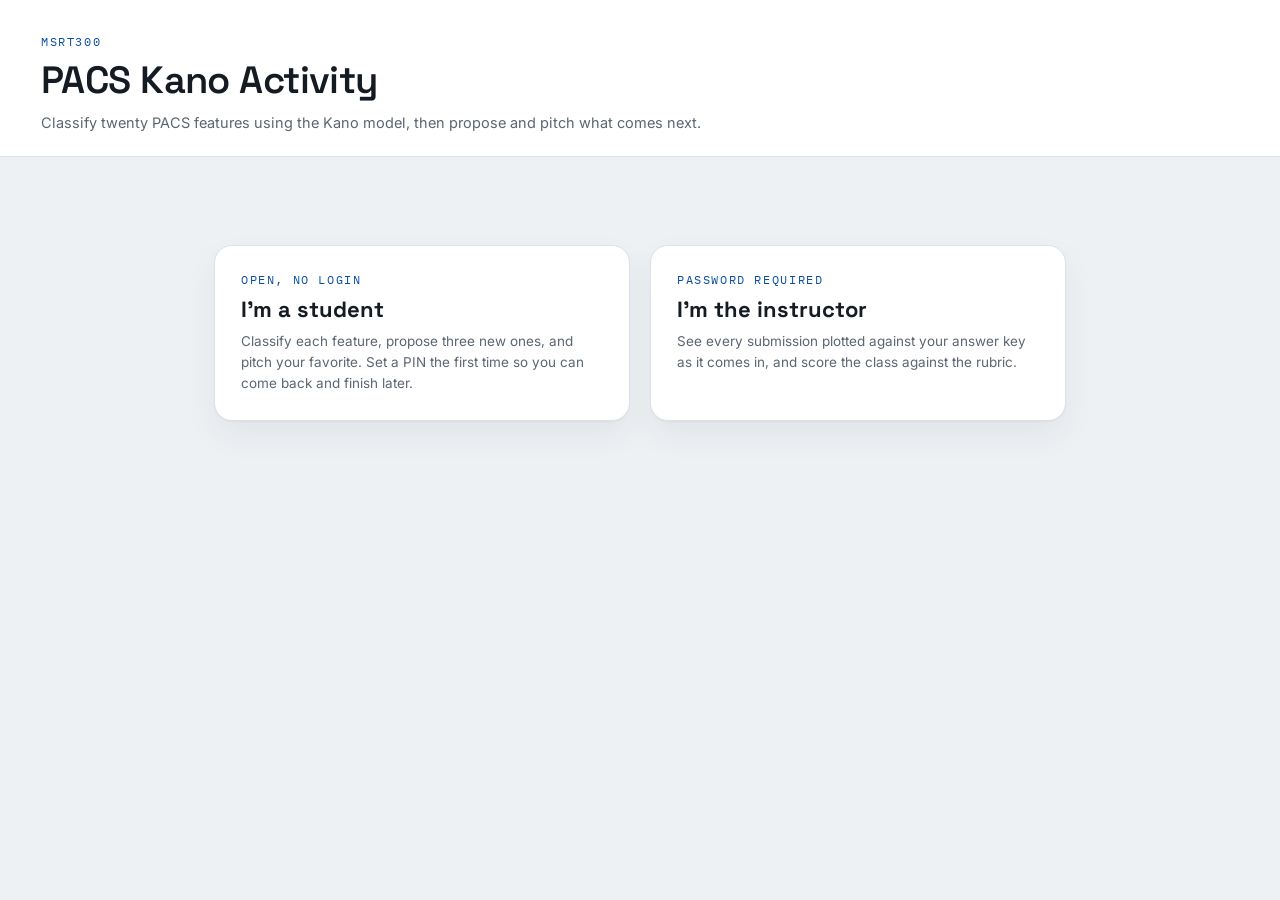
<file: index.html>
<!DOCTYPE html>
<html lang="en">
<head>
<meta charset="utf-8"><meta name="viewport" content="width=device-width,initial-scale=1">
<title>MSRT300: PACS Kano Activity</title>
<link rel="preconnect" href="https://fonts.googleapis.com">
<link rel="preconnect" href="https://fonts.gstatic.com" crossorigin>
<link href="https://fonts.googleapis.com/css2?family=Space+Grotesk:wght@500;600;700&family=Inter:wght@400;500;600;700&family=IBM+Plex+Mono:wght@500;600&display=swap" rel="stylesheet">
<link rel="stylesheet" href="assets/style.css">
</head>
<body>
<header>
  <div class="title-block">
    <span class="eyebrow">MSRT300</span>
    <h1>PACS Kano Activity</h1>
    <div class="muted">Classify twenty PACS features using the Kano model, then propose and pitch what comes next.</div>
  </div>
</header>
<div class="landing-wrap">
  <div class="role-grid">
    <a class="role-card" href="student.html">
      <span class="eyebrow">Open, no login</span>
      <h2>I'm a student</h2>
      <p>Classify each feature, propose three new ones, and pitch your favorite. Set a PIN the first time so you can come back and finish later.</p>
    </a>
    <a class="role-card" href="instructor.html">
      <span class="eyebrow">Password required</span>
      <h2>I'm the instructor</h2>
      <p>See every submission plotted against your answer key as it comes in, and score the class against the rubric.</p>
    </a>
  </div>
</div>
</body>
</html>
</file>
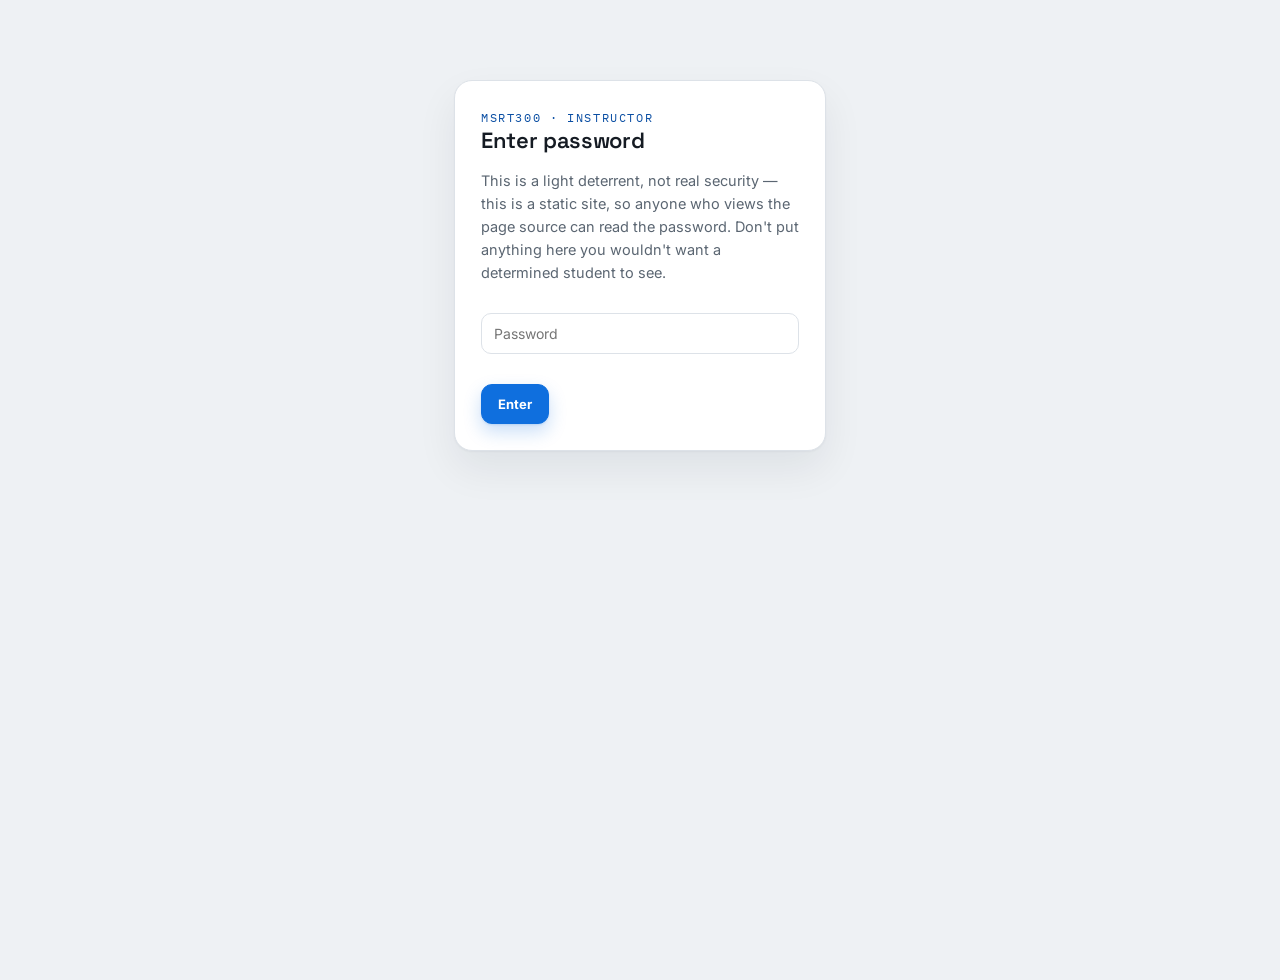
<file: instructor.html>
<!DOCTYPE html>
<html lang="en">
<head>
<meta charset="utf-8"><meta name="viewport" content="width=device-width,initial-scale=1">
<title>MSRT300: PACS Kano — Instructor</title>
<link rel="preconnect" href="https://fonts.googleapis.com">
<link rel="preconnect" href="https://fonts.gstatic.com" crossorigin>
<link href="https://fonts.googleapis.com/css2?family=Space+Grotesk:wght@500;600;700&family=Inter:wght@400;500;600;700&family=IBM+Plex+Mono:wght@500;600&display=swap" rel="stylesheet">
<link rel="stylesheet" href="assets/style.css">
</head>
<body>

<div class="gate-wrap" id="gateWrap">
  <div class="card gate-card">
    <span class="eyebrow">MSRT300 · Instructor</span>
    <h1 style="font-size:22px">Enter password</h1>
    <p class="muted">This is a light deterrent, not real security — this is a static site, so anyone who views the page source can read the password. Don't put anything here you wouldn't want a determined student to see.</p>
    <input type="password" id="pwInput" placeholder="Password">
    <div class="gate-error" id="pwError"></div>
    <button class="primary" id="pwSubmit">Enter</button>
  </div>
</div>

<div id="app" style="display:none">
<div class="warn-strip">Instructor view. Keep this tab out of any screen share.</div>
<header>
  <div class="title-block">
    <span class="eyebrow">MSRT300 · Instructor Console</span>
    <h1>PACS Kano Comparator</h1>
    <div class="muted">Student submissions load automatically from the response sheet, draft or submitted. Mark one as the instructor's answer to use it as the comparison reference — shared with anyone else who opens this page.</div>
  </div>
  <div class="toolbar">
    <span class="muted" id="syncStatus" style="font-family:var(--mono);font-size:11px"></span>
    <button id="refreshBtn">Refresh now</button>
    <a href="index.html"><button type="button">Back</button></a>
  </div>
</header>
<div class="tabbar">
  <button class="tabbtn active" id="tabComparator">Comparator</button>
  <button class="tabbtn" id="tabGrading">Grading</button>
  <button class="tabbtn" id="tabDanger">Danger zone</button>
</div>

<main class="console" id="comparatorView">
<section class="card side">
  <b class="h">Responses</b>
  <div class="ref-picker">
    <label for="referenceSelect">Mark as the instructor's answer</label>
    <select id="referenceSelect"><option value="">None</option></select>
  </div>
  <div id="people"></div>
  <hr>
  <b class="h">Questions</b>
  <div class="empty" style="padding:2px 2px 6px">Click a question to isolate every response on the graph.</div>
  <div id="questions"></div>
</section>

<section class="card graph" id="wrap">
  <div class="graph-frame">
    <svg id="chart" viewBox="0 0 900 650">
      <defs>
        <pattern id="grid" width="30" height="30" patternUnits="userSpaceOnUse">
          <path d="M30 0 L0 0 0 30" fill="none" stroke="#eef1f4" stroke-width="1"/>
        </pattern>
        <filter id="lift" x="-40%" y="-40%" width="180%" height="180%">
          <feDropShadow dx="0" dy="1.5" stdDeviation="2" flood-color="#1a2430" flood-opacity=".22"/>
        </filter>
      </defs>
      <rect x="0" y="0" width="900" height="650" fill="#fdfefe"/>
      <rect x="0" y="0" width="900" height="650" fill="url(#grid)"/>
      <g font-family="IBM Plex Mono" fill="#aab4bf" font-size="11" letter-spacing=".04em">
        <text x="24" y="30">COHORT COMPARATOR</text>
        <text x="24" y="46" fill="#c3cbd3">Y AXIS: SATISFACTION</text>
        <text x="876" y="30" text-anchor="end">X AXIS: EXECUTION QUALITY</text>
        <text x="876" y="46" text-anchor="end" fill="#c3cbd3" id="readoutCount">RESPONDENTS 0</text>
        <text x="24" y="628" fill="#c3cbd3">SCALE: NORMALIZED</text>
        <text x="876" y="628" text-anchor="end" fill="#c3cbd3">KANO MODEL, 1984</text>
      </g>
      <g stroke="#c7ced6" stroke-width="1.4">
        <line x1="120" y1="345" x2="815" y2="345"/>
        <line x1="460" y1="96" x2="460" y2="605"/>
      </g>
      <g fill="#c7ced6">
        <path d="M815 345 l-11 -5.5 v11 z"/>
        <path d="M460 96 l-5.5 11 h11 z"/>
      </g>
      <g fill="none" stroke-linecap="round">
        <path d="M150 345 C 340 344, 610 300, 782 118" stroke="#fdfefe" stroke-width="9"/>
        <path d="M175 560 L 770 140" stroke="#fdfefe" stroke-width="9"/>
        <path d="M195 585 C 300 430, 415 362, 782 350" stroke="#fdfefe" stroke-width="9"/>
        <path d="M150 352 L 782 352" stroke="#fdfefe" stroke-width="8"/>
      </g>
      <g fill="none" stroke-linecap="round" filter="url(#lift)">
        <path d="M150 345 C 340 344, 610 300, 782 118" stroke="var(--attractive)" stroke-width="4"/>
        <path d="M175 560 L 770 140" stroke="var(--performance)" stroke-width="4"/>
        <path d="M195 585 C 300 430, 415 362, 782 350" stroke="var(--mustbe)" stroke-width="4"/>
        <path d="M150 352 L 782 352" stroke="var(--indifferent)" stroke-width="3" stroke-dasharray="1 7"/>
      </g>
      <g font-family="Space Grotesk" font-weight="600" fill="#3a4552">
        <g class="axis-hint" data-tip="Top of the vertical axis. The feature exceeds what the user expected.">
          <text x="440" y="80" font-size="14" text-anchor="middle" letter-spacing=".02em">DELIGHTED</text>
        </g>
        <g class="axis-hint" data-tip="Bottom of the vertical axis. The user is frustrated or unhappy.">
          <text x="440" y="632" font-size="14" text-anchor="middle" letter-spacing=".02em">DISSATISFIED</text>
        </g>
        <g class="axis-hint" data-tip="Left end of the horizontal axis. The feature is missing, broken, or poorly executed.">
          <text x="112" y="330" font-size="12.5" text-anchor="end" fill="#8b95a1">POORLY DONE</text>
        </g>
        <g class="axis-hint" data-tip="Right end of the horizontal axis. The feature is fully present and well executed.">
          <text x="823" y="330" font-size="12.5" fill="#8b95a1">WELL DONE</text>
        </g>
      </g>
      <g id="markers"></g>
    </svg>
    <div id="tooltip" class="tooltip"><button class="tt-close" id="ttClose" title="Close">&times;</button><div id="ttBody"></div></div>
  </div>
  <div class="answer-panel" id="answerPanel" style="display:none">
    <div class="ap-head"><b id="apTitle"></b><button id="apClose">Show all</button></div>
    <div id="apList"></div>
  </div>
  <div class="kano-key">
    <div class="key-item"><div class="row"><i style="background:var(--attractive)"></i><b>Attractive</b></div><p>Unexpected when present, not missed when absent.</p></div>
    <div class="key-item"><div class="row"><i style="background:var(--performance)"></i><b>Performance</b></div><p>Satisfaction rises the better this is executed.</p></div>
    <div class="key-item"><div class="row"><i style="background:var(--mustbe)"></i><b>Must-Be</b></div><p>Expected by default, its absence causes real frustration.</p></div>
    <div class="key-item"><div class="row"><i style="background:var(--indifferent)"></i><b>Indifferent</b></div><p>Users notice little change either way.</p></div>
  </div>
  <div class="exec-key">
    <b>Marker size = execution quality</b>
    <span class="swatch"><i style="width:13px;height:13px"></i>Poorly done</span>
    <span class="swatch"><i style="width:17px;height:17px"></i>Adequate</span>
    <span class="swatch"><i style="width:21px;height:21px"></i>Well done</span>
    <span class="swatch"><i style="width:17px;height:17px;border:2px solid var(--accent);background:none"></i>Ring = instructor's answer</span>
  </div>
</section>
</main>

<main class="grading" id="gradingView" style="display:none">
  <section class="card roster"><b>Students</b><div id="gradingRoster"></div></section>
  <section class="card panel" id="gradingPanel"><div class="empty">Select a student to begin scoring.</div></section>
</main>
<section class="card summary" id="gradingSummaryWrap" style="display:none">
  <div class="toolbar" style="justify-content:space-between;margin-bottom:12px">
    <b class="h" style="margin:0">Summary</b>
    <button id="exportCsv">Download grades, CSV</button>
  </div>
  <div id="summaryTable"></div>
</section>

<main style="display:none;max-width:820px;margin:0 auto;padding:20px 24px" id="dangerView">
  <section class="card danger-card">
    <h2>Clear all responses</h2>
    <p class="muted">Permanently deletes every student submission from the response sheet. Do this after grades are finalized to stop retaining student answers. This cannot be undone.</p>
    <div class="toolbar">
      <input type="text" id="confirmDelete" placeholder="Type DELETE to confirm" style="border:1px solid var(--line);border-radius:10px;padding:9px 11px">
      <button class="danger" id="clearAllBtn">Clear all responses</button>
    </div>
    <div class="muted" id="dangerMsg" style="margin-top:8px"></div>
  </section>
  <section class="card danger-card" style="margin-top:16px">
    <h2>Clear grades in this browser</h2>
    <p class="muted">Grades are saved only in this browser (via the CSV export, not the response sheet). This clears them from here.</p>
    <button class="danger" id="clearGradesBtn">Clear local grades</button>
  </section>
  <section class="card" style="margin-top:16px;padding:18px">
    <b class="h" style="font-family:var(--disp);font-size:14px">Removing grading entirely</b>
    <p class="muted">To remove the grading feature from the site altogether once you're done with it, delete the "Grading" tab button and its two <code>&lt;section&gt;</code> blocks from <code>instructor.html</code>, and remove <code>renderGradingRoster()</code> / <code>renderGradingPanel()</code> calls from the script — then redeploy.</p>
  </section>
</main>

</div>

<script src="assets/config.js"></script>
<script src="assets/data.js"></script>
<script>
/* ---------- state ----------
   Declared before the password-gate IIFE below: on an already-unlocked
   session (e.g. a reload), that IIFE calls boot() synchronously, and
   boot() touches `grades` immediately -- if these `let`s hadn't run yet,
   that access would throw (temporal dead zone) instead of initializing. */
let responses = [];       // real student submissions only, draft or submitted
let groundTruthIndex = -1;
let instructorName = '';  // whichever response is marked as the instructor's; server-persisted, falls back to localStorage when no backend
let focus = null, pinned = false;
let grades = {};
let gradingActive = null;
let refreshTimer = null;

/* ---------- password gate ---------- */
(function(){
  const unlocked = sessionStorage.getItem('pacskano_instructor_unlocked') === '1';
  if(unlocked){
    document.getElementById('gateWrap').style.display='none';
    document.getElementById('app').style.display='block';
    // Deferred, not called inline: on an already-unlocked reload this IIFE
    // runs before the rest of the script's top-level `let`s below have
    // executed. Calling boot() straight away would touch those bindings
    // while still in their temporal dead zone. setTimeout lets the current
    // script finish first, same as the state-declaration-order fix above.
    setTimeout(boot, 0);
    return;
  }
  document.getElementById('pwSubmit').onclick = tryUnlock;
  document.getElementById('pwInput').addEventListener('keydown', e => { if(e.key==='Enter') tryUnlock(); });
  function tryUnlock(){
    const v = document.getElementById('pwInput').value;
    if(v === INSTRUCTOR_PASSWORD){
      sessionStorage.setItem('pacskano_instructor_unlocked','1');
      document.getElementById('gateWrap').style.display='none';
      document.getElementById('app').style.display='block';
      boot();
    } else {
      document.getElementById('pwError').textContent = 'Incorrect password.';
    }
  }
})();

function backendConfigured(){
  return typeof APPS_SCRIPT_URL === 'string' && APPS_SCRIPT_URL.indexOf('http') === 0;
}

async function boot(){
  grades = JSON.parse(localStorage.getItem('pacskano_grades') || '{}');
  await refreshResponses();
  refreshTimer = setInterval(refreshResponses, 20000);
  wireStaticHandlers();
}

async function refreshResponses(){
  const statusEl = document.getElementById('syncStatus');
  if(!backendConfigured()){
    statusEl.textContent = 'Backend not configured — see README';
    responses = [];
    instructorName = localStorage.getItem('pacskano_instructor_name') || '';
    render();
    return;
  }
  statusEl.textContent = 'Syncing…';
  try{
    const res = await fetch(APPS_SCRIPT_URL + '?action=list', {cache:'no-store'});
    const data = await res.json();
    responses = (data && data.ok && Array.isArray(data.responses)) ? data.responses : [];
    // Older deployments of Code.gs won't send instructorName yet -- fall back
    // to whatever was locally set until Code.gs is redeployed with this field.
    instructorName = (data && typeof data.instructorName === 'string') ? data.instructorName : (localStorage.getItem('pacskano_instructor_name') || '');
    statusEl.textContent = 'Synced ' + new Date().toLocaleTimeString();
  }catch(err){
    statusEl.textContent = 'Sync failed — showing last loaded data';
  }
  render();
}

async function setInstructor(name){
  instructorName = name;
  if(backendConfigured()){
    try{
      const body = JSON.stringify({action:'setInstructor', password: INSTRUCTOR_PASSWORD, name});
      const res = await fetch(APPS_SCRIPT_URL, {method:'POST', headers:{'Content-Type':'text/plain;charset=utf-8'}, body});
      const r = await res.json();
      if(!r || !r.ok){
        // Most likely an old Code.gs deployment that doesn't know this action yet.
        // Keep it working locally rather than silently losing the selection.
        if(name) localStorage.setItem('pacskano_instructor_name', name); else localStorage.removeItem('pacskano_instructor_name');
      }
    }catch(err){
      if(name) localStorage.setItem('pacskano_instructor_name', name); else localStorage.removeItem('pacskano_instructor_name');
    }
  } else {
    if(name) localStorage.setItem('pacskano_instructor_name', name); else localStorage.removeItem('pacskano_instructor_name');
  }
  render();
}

async function deleteResponse(name){
  if(!confirm('Permanently remove "' + name + '"’s response? This cannot be undone.')) return;
  if(!backendConfigured()){ alert('Backend not configured — nothing to delete.'); return; }
  try{
    const body = JSON.stringify({action:'deleteResponse', password: INSTRUCTOR_PASSWORD, name});
    const res = await fetch(APPS_SCRIPT_URL, {method:'POST', headers:{'Content-Type':'text/plain;charset=utf-8'}, body});
    const r = await res.json();
    if(r && r.ok) refreshResponses();
    else alert('Could not delete that response' + (r && r.error === 'unknown_action' ? ' — redeploy the latest Code.gs first.' : '.'));
  }catch(err){
    alert('Could not reach the backend.');
  }
}

document.getElementById('refreshBtn').onclick = refreshResponses;
document.getElementById('referenceSelect').onchange = e => setInstructor(e.target.value);

/* ---------- tabs ---------- */
function showTab(name){
  document.getElementById('comparatorView').style.display = name==='comparator' ? 'grid' : 'none';
  document.getElementById('gradingView').style.display = name==='grading' ? 'grid' : 'none';
  document.getElementById('gradingSummaryWrap').style.display = name==='grading' ? 'block' : 'none';
  document.getElementById('dangerView').style.display = name==='danger' ? 'block' : 'none';
  ['tabComparator','tabGrading','tabDanger'].forEach(id => document.getElementById(id).classList.remove('active'));
  document.getElementById('tab'+name[0].toUpperCase()+name.slice(1)).classList.add('active');
  if(name==='grading'){ renderGradingRoster(); renderGradingPanel(); renderGradingSummary(); }
}
function wireStaticHandlers(){
  document.getElementById('tabComparator').onclick = () => showTab('comparator');
  document.getElementById('tabGrading').onclick = () => showTab('grading');
  document.getElementById('tabDanger').onclick = () => showTab('danger');
}

/* ---------- comparator (graph) ---------- */
function render(){
  groundTruthIndex = instructorName ? responses.findIndex(r => r.name === instructorName) : -1;

  const refSel = document.getElementById('referenceSelect');
  refSel.innerHTML = '<option value="">None</option>' + responses.map(r => `<option value="${r.name}">${r.name}</option>`).join('');
  refSel.value = responses.some(r => r.name === instructorName) ? instructorName : '';

  const ppl = document.getElementById('people');
  if(!responses.length){
    ppl.innerHTML = '<div class="empty">No responses yet.</div>';
  } else {
    ppl.innerHTML = '';
    responses.forEach((r,i) => {
      const isGT = i === groundTruthIndex;
      const row = document.createElement('div');
      row.className = 'person' + (isGT ? ' gt' : '');
      const classified = (r.answers||[]).filter(Boolean).length;
      const statusTag = r.status ? ` · ${r.status}` : '';
      row.innerHTML = `<div class="prow"><span><b>${r.name}</b>${isGT?'<span class="gtbadge">Instructor</span>':''}</span><button type="button" class="rm-btn" data-name="${r.name}" title="Remove this response">Remove</button></div><small>${classified} / ${FEATURES.length} classified${statusTag}</small>`;
      ppl.appendChild(row);
    });
    ppl.querySelectorAll('.rm-btn').forEach(b => { b.onclick = e => { e.stopPropagation(); deleteResponse(b.dataset.name); }; });
  }
  document.getElementById('readoutCount').textContent = 'RESPONDENTS ' + responses.length;
  computePositions();
  const m = document.getElementById('markers'); m.innerHTML = '';
  responses.forEach((r,pi) => (r.answers||[]).forEach((cat,fi) => {
    if(!cat) return;
    const exec = r.executions ? r.executions[fi] : null;
    const p = posGrid[pi][fi];
    const isGT = pi === groundTruthIndex;
    const g = document.createElementNS('http://www.w3.org/2000/svg','g'); g.classList.add('marker'); g.dataset.feature = fi;
    const ring = isGT ? `<circle cx="${p.x}" cy="${p.y}" r="${p.r+5}" fill="none" stroke="var(--accent)" stroke-width="2"/>` : '';
    // leader line first so the marker circle renders on top of it -- ties
    // the marker back to its exact point on the reference curve, which
    // matters most right where two curves visually converge (e.g. Must-Be
    // done well vs. Indifferent).
    g.innerHTML = `${ring}<line class="leader" x1="${p.anchorX}" y1="${p.anchorY}" x2="${p.x}" y2="${p.y}" stroke="${COLORS[cat]}"/><circle class="mkr" cx="${p.x}" cy="${p.y}" r="${p.r}" fill="${tint(COLORS[cat],pi)}" stroke="#fdfefe" stroke-width="1.6"/><text x="${p.x}" y="${p.y+3.2}" text-anchor="middle" font-family="IBM Plex Mono" font-size="9" font-weight="600" fill="${tintAlpha(pi)<.35?'#fff':'#151b23'}">${fi+1}</text>`;
    g.onmouseenter = e => showTip(e,r.name,FEATURES[fi],cat,exec);
    g.onmouseleave = () => hideTip();
    g.onclick = e => { e.stopPropagation(); selectFeature(fi); if(focus===fi){ showTip(e,r.name,FEATURES[fi],cat,exec); pinned=true; document.getElementById('tooltip').classList.add('pinned'); } };
    m.appendChild(g);
  }));
  renderQuestions();
  if(focus!==null){ applyFocus(focus); renderAnswerPanel(focus); }
}
let posGrid = [];
function computePositions(){
  posGrid = responses.map(()=>[]);
  const items = [];
  responses.forEach((r,pi) => (r.answers||[]).forEach((cat,fi) => {
    if(!cat){ posGrid[pi][fi] = null; return; }
    const exec = r.executions ? r.executions[fi] : null;
    const base = point(cat,fi,pi,exec);
    const isGT = pi === groundTruthIndex;
    const item = {x:base.x, y:base.y, r:(EXEC_RADIUS[exec]||8.5)+(isGT?2:0), pi, fi, anchorX:base.anchorX, anchorY:base.anchorY};
    items.push(item); posGrid[pi][fi] = item;
  }));
  resolveCollisions(items,4,0.4); // bias spread to be mostly horizontal, along each category's own lane
}
function showTip(e,name,feature,cat,exec){
  if(pinned) return;
  const t = document.getElementById('tooltip'), w = document.getElementById('wrap').getBoundingClientRect();
  document.getElementById('ttBody').innerHTML = `<b>${name}</b><br>${feature}<br><span class="cat" style="color:${cat==='Performance'?'#e3b04f':'#8fc2f0'}">${cat}${exec?' · '+exec:''}</span>`;
  t.style.left = (e.clientX-w.left)+'px'; t.style.top = (e.clientY-w.top)+'px'; t.classList.add('show');
}
function hideTip(force){ if(pinned && !force) return; const t=document.getElementById('tooltip'); t.classList.remove('show','pinned'); }
document.getElementById('ttClose').onclick = e => { e.stopPropagation(); pinned=false; hideTip(true); focus=null; clearFocus(); hideAnswerPanel(); };
function applyFocus(fi){ document.querySelectorAll('.marker').forEach(m => { const same = +m.dataset.feature===fi; m.classList.toggle('dim',!same); m.classList.toggle('focus',same); }); }
function clearFocus(){ document.querySelectorAll('.marker').forEach(m => m.classList.remove('dim','focus')); }
function selectFeature(fi){
  if(focus===fi){ focus=null; clearFocus(); pinned=false; hideTip(true); hideAnswerPanel(); return; }
  focus=fi; pinned=false; hideTip(true); applyFocus(fi); renderAnswerPanel(fi); renderQuestions();
}
function hideAnswerPanel(){ document.getElementById('answerPanel').style.display='none'; renderQuestions(); }
function renderAnswerPanel(fi){
  const panel = document.getElementById('answerPanel');
  document.getElementById('apTitle').textContent = (fi+1)+'. '+FEATURES[fi];
  const list = document.getElementById('apList'); list.innerHTML = '';
  responses.forEach((r,pi) => {
    const cat = r.answers[fi]; const exec = r.executions ? r.executions[fi] : null; const isGT = pi===groundTruthIndex;
    const row = document.createElement('div'); row.className = 'ap-row';
    row.innerHTML = `<span class="dot" style="background:${cat?COLORS[cat]:'#c7ced6'}"></span><b>${r.name}</b>${isGT?'<span class="tag-gt">Instructor</span>':''}<span class="cat" style="color:${cat?COLORS[cat]:'#8b95a1'}">${cat||'Not answered'}</span><span class="exec">${exec||''}</span>`;
    list.appendChild(row);
  });
  panel.style.display = 'block';
}
function renderQuestions(){
  const box = document.getElementById('questions'); box.innerHTML = '';
  FEATURES.forEach((f,fi) => {
    const vals = responses.map(r => r.answers[fi]).filter(Boolean);
    const u = new Set(vals).size;
    const d = document.createElement('div'); d.className = 'featureCard' + (focus===fi ? ' active' : '');
    const answeredTag = responses.length ? `<div class="tag">${vals.length} / ${responses.length} answered${u>1?' · '+u+' placements':''}</div>` : '';
    d.innerHTML = `<b>${fi+1}. ${f}</b><p>${DESCRIPTIONS[fi]}</p>${answeredTag}`;
    d.onclick = () => selectFeature(fi);
    box.appendChild(d);
  });
}
document.getElementById('wrap').addEventListener('click', () => { focus=null; clearFocus(); pinned=false; hideTip(true); hideAnswerPanel(); });
document.getElementById('apClose').onclick = () => { focus=null; clearFocus(); pinned=false; hideTip(true); hideAnswerPanel(); };
const tipEl = document.getElementById('tooltip'), wrapEl = document.getElementById('wrap');
document.querySelectorAll('.axis-hint').forEach(el => {
  el.addEventListener('mouseenter', e => { if(el.dataset.tip && !pinned){ document.getElementById('ttBody').textContent = el.dataset.tip; tipEl.classList.add('show'); positionTip(e); } });
  el.addEventListener('mousemove', e => { if(el.dataset.tip && !pinned) positionTip(e); });
  el.addEventListener('mouseleave', () => { if(!pinned) tipEl.classList.remove('show'); });
});
function positionTip(e){ const r = wrapEl.getBoundingClientRect(); tipEl.style.left=(e.clientX-r.left)+'px'; tipEl.style.top=(e.clientY-r.top)+'px'; }

/* ---------- grading ---------- */
function gradingRoster(){ return responses.filter((r,i) => i !== groundTruthIndex); }
const MAX_TOTAL = CRITERIA.length * 4;
function totalFor(name){
  const g = grades[name]; if(!g) return null;
  let sum=0, count=0;
  CRITERIA.forEach(c => { if(g[c.key]!=null){ sum+=g[c.key]; count++; } });
  return count ? sum : null;
}
function saveGrades(){ localStorage.setItem('pacskano_grades', JSON.stringify(grades)); }
function renderGradingRoster(){
  const list = gradingRoster(); const wrap = document.getElementById('gradingRoster');
  if(!list.length){ wrap.innerHTML = '<div class="empty">No responses yet.</div>'; return; }
  wrap.innerHTML = '';
  list.forEach(r => {
    const t = totalFor(r.name);
    const row = document.createElement('div'); row.className = 'rrow' + (gradingActive===r.name ? ' active' : '');
    row.innerHTML = `<b>${r.name}</b><small>${t==null?'Not started':t+' / '+MAX_TOTAL}</small>`;
    row.onclick = () => { gradingActive = r.name; renderGradingRoster(); renderGradingPanel(); };
    wrap.appendChild(row);
  });
}
function renderGradingPanel(){
  const panel = document.getElementById('gradingPanel');
  if(!gradingActive){ panel.innerHTML = '<div class="empty">Select a student to begin scoring.</div>'; return; }
  const r = responses.find(x => x.name === gradingActive);
  if(!grades[gradingActive]) grades[gradingActive] = {comment:''};
  const g = grades[gradingActive];
  const t = totalFor(gradingActive);
  let html = `<h2>${gradingActive}</h2><div class="total">Total: ${t==null?'Not started':t+' / '+MAX_TOTAL}</div>`;
  html += renderSubmissionView(r);
  CRITERIA.forEach(c => {
    html += `<div class="crit"><b class="critname">${c.name}</b><div class="scorebtns" data-key="${c.key}">`;
    [4,3,2,1].forEach(lvl => {
      const has = c.levels[lvl] != null; const sel = g[c.key]===lvl;
      html += `<button class="sbtn${sel?' sel':''}" data-key="${c.key}" data-lvl="${lvl}"${has?'':' disabled'}>${lvl}</button>`;
    });
    html += `</div><div class="critdesc" id="desc-${c.key}">${g[c.key]!=null && c.levels[g[c.key]] ? c.levels[g[c.key]] : 'Select a score to see the rubric description.'}</div></div>`;
  });
  html += `<div class="crit"><b class="critname">Notes, optional</b><textarea class="notesbox" id="noteBox" placeholder="Any notes for this student">${g.comment||''}</textarea></div>`;
  panel.innerHTML = html;
  panel.querySelectorAll('.sbtn').forEach(b => {
    b.onclick = () => { const key=b.dataset.key, lvl=parseInt(b.dataset.lvl,10); g[key] = (g[key]===lvl)?null:lvl; saveGrades(); renderGradingPanel(); renderGradingRoster(); renderGradingSummary(); };
  });
  const noteBox = document.getElementById('noteBox');
  noteBox.oninput = () => { g.comment = noteBox.value; saveGrades(); };
}
function renderSubmissionView(r){
  if(!r) return '';
  if(!r.justification) return '';
  return `<div class="submission-view"><h3>Overall justification</h3><div class="feat">${r.justification}</div></div>`;
}
function renderGradingSummary(){
  const wrap = document.getElementById('summaryTable'); const list = gradingRoster();
  if(!list.length){ wrap.innerHTML = '<div class="empty">No responses loaded.</div>'; return; }
  let html = '<table><thead><tr><th>Student</th>' + CRITERIA.map(c=>`<th>${c.name}</th>`).join('') + '<th>Total</th></tr></thead><tbody>';
  list.forEach(r => {
    const g = grades[r.name] || {}; const t = totalFor(r.name);
    html += `<tr><td>${r.name}</td>`;
    CRITERIA.forEach(c => { html += `<td class="num">${g[c.key]!=null?g[c.key]:'Pending'}</td>`; });
    html += `<td class="num">${t==null?'Pending':t+' / '+MAX_TOTAL}</td></tr>`;
  });
  html += '</tbody></table>'; wrap.innerHTML = html;
}
document.getElementById('exportCsv').onclick = () => {
  const list = gradingRoster();
  let csv = 'Student,' + CRITERIA.map(c=>c.name).join(',') + ',Total,Notes\n';
  list.forEach(r => {
    const g = grades[r.name] || {}; const t = totalFor(r.name);
    const row = [r.name];
    CRITERIA.forEach(c => row.push(g[c.key]!=null?g[c.key]:''));
    row.push(t==null?'':t);
    row.push('"'+((g.comment||'').replace(/"/g,'""'))+'"');
    csv += row.join(',')+'\n';
  });
  const blob = new Blob([csv],{type:'text/csv'});
  const a = document.createElement('a'); a.href = URL.createObjectURL(blob); a.download = 'PACS_Kano_Grades.csv'; a.click();
  setTimeout(() => URL.revokeObjectURL(a.href), 1000);
};

/* ---------- danger zone ---------- */
document.getElementById('clearAllBtn').onclick = async () => {
  const msg = document.getElementById('dangerMsg');
  if(document.getElementById('confirmDelete').value !== 'DELETE'){ msg.textContent = 'Type DELETE in the box first.'; return; }
  if(!backendConfigured()){ msg.textContent = 'Backend not configured — nothing to clear.'; return; }
  msg.textContent = 'Clearing…';
  try{
    const body = JSON.stringify({action:'clearAll', password: INSTRUCTOR_PASSWORD});
    const res = await fetch(APPS_SCRIPT_URL, {method:'POST', headers:{'Content-Type':'text/plain;charset=utf-8'}, body});
    const r = await res.json();
    msg.textContent = r && r.ok ? 'All responses cleared.' : 'Could not clear responses.';
    if(r && r.ok) refreshResponses();
  }catch(err){ msg.textContent = 'Could not reach the backend.'; }
};
document.getElementById('clearGradesBtn').onclick = () => {
  grades = {}; localStorage.removeItem('pacskano_grades');
  renderGradingRoster(); renderGradingPanel(); renderGradingSummary();
  document.getElementById('dangerMsg').textContent = 'Local grades cleared.';
};
</script>
</body>
</html>
</file>
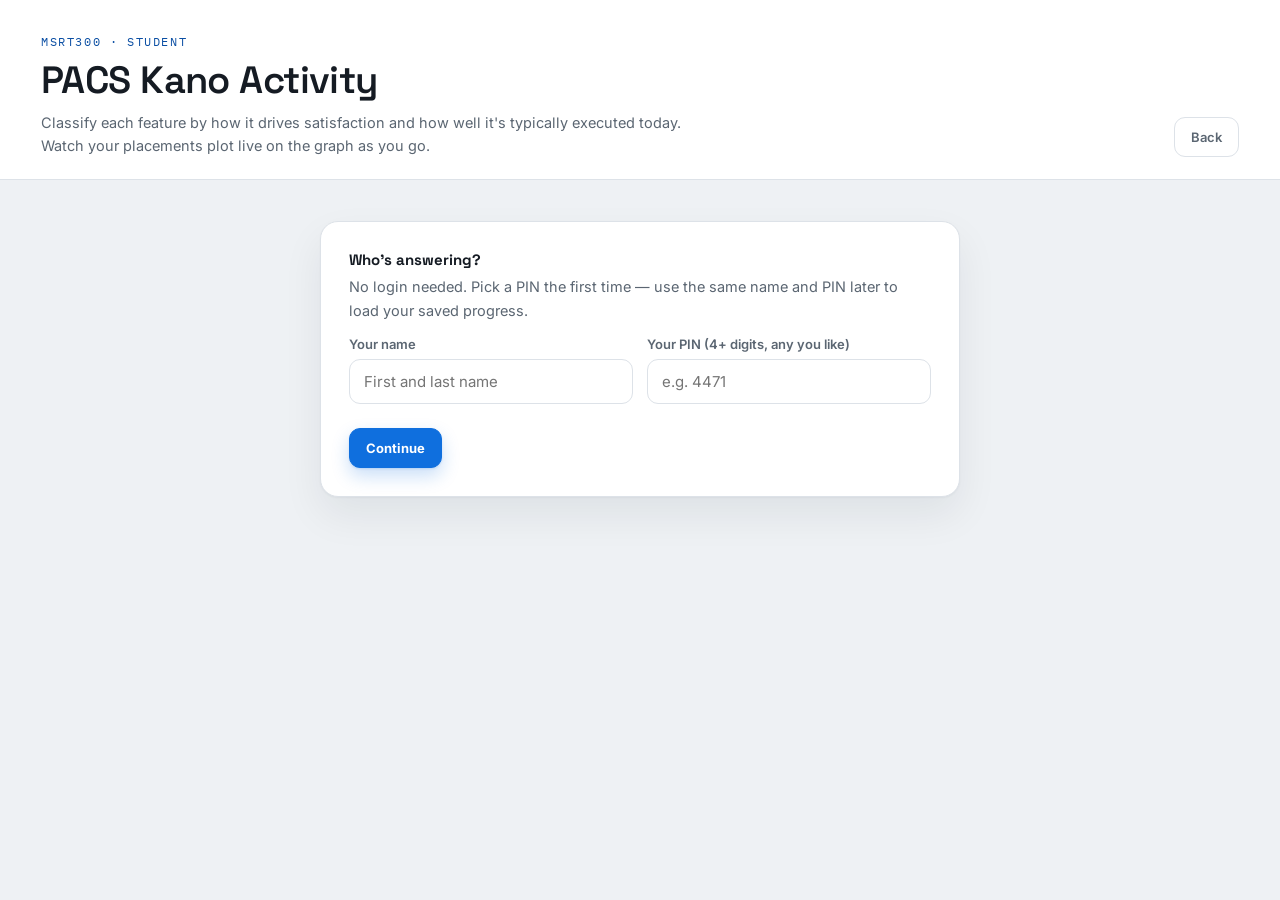
<file: student.html>
<!DOCTYPE html>
<html lang="en">
<head>
<meta charset="utf-8"><meta name="viewport" content="width=device-width,initial-scale=1">
<title>MSRT300: PACS Kano — Student</title>
<link rel="preconnect" href="https://fonts.googleapis.com">
<link rel="preconnect" href="https://fonts.gstatic.com" crossorigin>
<link href="https://fonts.googleapis.com/css2?family=Space+Grotesk:wght@500;600;700&family=Inter:wght@400;500;600;700&family=IBM+Plex+Mono:wght@500;600&display=swap" rel="stylesheet">
<link rel="stylesheet" href="assets/style.css">
</head>
<body>
<header>
  <div class="title-block">
    <span class="eyebrow">MSRT300 · Student</span>
    <h1>PACS Kano Activity</h1>
    <div class="muted">Classify each feature by how it drives satisfaction and how well it's typically executed today. Watch your placements plot live on the graph as you go.</div>
  </div>
  <div class="toolbar"><a href="index.html"><button type="button">Back</button></a></div>
</header>

<main class="student">

  <section class="card idcard" id="idCard">
    <b class="h" style="font-family:var(--disp);font-size:15px">Who's answering?</b>
    <p class="muted" style="margin:6px 0 14px">No login needed. Pick a PIN the first time — use the same name and PIN later to load your saved progress.</p>
    <div class="idrow">
      <label>Your name<input id="nameInput" type="text" autocomplete="name" placeholder="First and last name"></label>
      <label>Your PIN (4+ digits, any you like)<input id="pinInput" type="text" inputmode="numeric" placeholder="e.g. 4471"></label>
    </div>
    <div class="gate-error" id="idError"></div>
    <div class="toolbar" style="margin-top:8px">
      <button class="primary" id="continueBtn">Continue</button>
      <span class="muted" id="idStatus"></span>
    </div>
  </section>

  <div id="formArea" style="display:none">
    <section class="card section" id="whoBar" style="padding:14px 20px;display:flex;justify-content:space-between;align-items:center;flex-wrap:wrap;gap:10px">
      <div><b id="whoName" style="font-family:var(--disp)"></b> <span class="status-pill draft" id="whoStatus">draft</span></div>
      <button type="button" id="switchBtn">Not you? Switch name/PIN</button>
    </section>

    <section class="card section">
      <h2>Classify each feature</h2>
      <div class="progress" id="progressText">0 / 20 classified</div>

      <div class="kano-grid">
        <div class="graph" id="wrap">
          <div class="graph-frame">
            <svg id="chart" viewBox="0 0 900 650">
              <defs>
                <pattern id="grid" width="30" height="30" patternUnits="userSpaceOnUse">
                  <path d="M30 0 L0 0 0 30" fill="none" stroke="#eef1f4" stroke-width="1"/>
                </pattern>
                <filter id="lift" x="-40%" y="-40%" width="180%" height="180%">
                  <feDropShadow dx="0" dy="1.5" stdDeviation="2" flood-color="#1a2430" flood-opacity=".22"/>
                </filter>
              </defs>
              <rect x="0" y="0" width="900" height="650" fill="#fdfefe"/>
              <rect x="0" y="0" width="900" height="650" fill="url(#grid)"/>
              <g font-family="IBM Plex Mono" fill="#aab4bf" font-size="11" letter-spacing=".04em">
                <text x="24" y="30">YOUR PLACEMENTS</text>
                <text x="24" y="46" fill="#c3cbd3">Y AXIS: SATISFACTION</text>
                <text x="876" y="30" text-anchor="end">X AXIS: EXECUTION QUALITY</text>
                <text x="876" y="46" text-anchor="end" fill="#c3cbd3" id="markerCount">MARKERS 0 / 20</text>
                <text x="24" y="628" fill="#c3cbd3">SCALE: NORMALIZED</text>
                <text x="876" y="628" text-anchor="end" fill="#c3cbd3">KANO MODEL, 1984</text>
              </g>
              <g stroke="#c7ced6" stroke-width="1.4">
                <line x1="120" y1="345" x2="815" y2="345"/>
                <line x1="460" y1="96" x2="460" y2="605"/>
              </g>
              <g fill="#c7ced6">
                <path d="M815 345 l-11 -5.5 v11 z"/>
                <path d="M460 96 l-5.5 11 h11 z"/>
              </g>
              <g fill="none" stroke-linecap="round">
                <path d="M150 345 C 340 344, 610 300, 782 118" stroke="#fdfefe" stroke-width="9"/>
                <path d="M175 560 L 770 140" stroke="#fdfefe" stroke-width="9"/>
                <path d="M195 585 C 300 430, 415 362, 782 350" stroke="#fdfefe" stroke-width="9"/>
                <path d="M150 352 L 782 352" stroke="#fdfefe" stroke-width="8"/>
              </g>
              <g fill="none" stroke-linecap="round" filter="url(#lift)">
                <path d="M150 345 C 340 344, 610 300, 782 118" stroke="var(--attractive)" stroke-width="4"/>
                <path d="M175 560 L 770 140" stroke="var(--performance)" stroke-width="4"/>
                <path d="M195 585 C 300 430, 415 362, 782 350" stroke="var(--mustbe)" stroke-width="4"/>
                <path d="M150 352 L 782 352" stroke="var(--indifferent)" stroke-width="3" stroke-dasharray="1 7"/>
              </g>
              <g font-family="Space Grotesk" font-weight="600" fill="#3a4552">
                <g class="axis-hint" data-tip="Top of the vertical axis. The feature exceeds what you expected.">
                  <text x="440" y="80" font-size="14" text-anchor="middle" letter-spacing=".02em">DELIGHTED</text>
                </g>
                <g class="axis-hint" data-tip="Bottom of the vertical axis. Not having this, or having it done badly, would be frustrating.">
                  <text x="440" y="632" font-size="14" text-anchor="middle" letter-spacing=".02em">DISSATISFIED</text>
                </g>
                <g class="axis-hint" data-tip="Left end of the horizontal axis. The feature is missing, broken, or poorly executed.">
                  <text x="112" y="330" font-size="12.5" text-anchor="end" fill="#8b95a1">POORLY DONE</text>
                </g>
                <g class="axis-hint" data-tip="Right end of the horizontal axis. The feature is fully present and well executed.">
                  <text x="823" y="330" font-size="12.5" fill="#8b95a1">WELL DONE</text>
                </g>
              </g>
              <g id="markers"></g>
            </svg>
          </div>
          <div class="kano-key">
            <div class="key-item"><div class="row"><i style="background:var(--attractive)"></i><b>Attractive</b></div><p>Unexpected when present, not missed when absent.</p></div>
            <div class="key-item"><div class="row"><i style="background:var(--performance)"></i><b>Performance</b></div><p>Satisfaction rises the better this is executed.</p></div>
            <div class="key-item"><div class="row"><i style="background:var(--mustbe)"></i><b>Must-Be</b></div><p>Expected by default, its absence causes real frustration.</p></div>
            <div class="key-item"><div class="row"><i style="background:var(--indifferent)"></i><b>Indifferent</b></div><p>Users notice little change either way.</p></div>
          </div>
          <div class="exec-key">
            <b>Marker size = execution quality</b>
            <span class="swatch"><i style="width:13px;height:13px"></i>Poorly done</span>
            <span class="swatch"><i style="width:17px;height:17px"></i>Adequate</span>
            <span class="swatch"><i style="width:21px;height:21px"></i>Well done</span>
          </div>
        </div>

        <div class="side" id="featureListWrap">
          <div id="featureList"></div>
        </div>
      </div>

      <div id="hoverTip" class="tooltip fixed"></div>
    </section>

    <section class="card section">
      <h2>Overall justification <span class="muted" style="font-weight:400">(optional)</span></h2>
      <textarea id="justificationText" placeholder="Anything you want to explain about your classifications above?"></textarea>
    </section>

    <div class="savebar">
      <span class="msg" id="saveMsg"></span>
      <div class="toolbar">
        <button id="saveBtn">Save progress</button>
        <button class="primary" id="submitBtn">Submit final answer</button>
      </div>
    </div>
  </div>
</main>

<script src="assets/config.js"></script>
<script src="assets/data.js"></script>
<script>
let state = null; // {name, pin, status, timestamp, answers[], executions[], justification}
let usingLocalFallback = false;

function blankState(name, pin){
  return {
    name, pin, status:'draft', timestamp:null,
    answers: FEATURES.map(()=>null),
    executions: FEATURES.map(()=>null),
    justification: ''
  };
}

function backendConfigured(){
  return typeof APPS_SCRIPT_URL === 'string' && APPS_SCRIPT_URL.indexOf('http') === 0;
}

async function apiPost(action, payload){
  const body = JSON.stringify(Object.assign({action}, payload));
  if(!backendConfigured()) throw new Error('not_configured');
  const res = await fetch(APPS_SCRIPT_URL, {method:'POST', headers:{'Content-Type':'text/plain;charset=utf-8'}, body});
  return await res.json();
}

function localKey(name, pin){ return 'pacskano_'+name.trim().toLowerCase()+'_'+pin.trim(); }

async function loadRecord(name, pin){
  if(backendConfigured()){
    try{
      const r = await apiPost('load', {name, pin});
      return r; // {ok:true, exists:bool, data} or {ok:false, error}
    }catch(err){
      // fall through to local fallback below
    }
  }
  usingLocalFallback = true;
  const raw = localStorage.getItem(localKey(name, pin));
  if(raw) return {ok:true, exists:true, data:JSON.parse(raw)};
  // check if this name is used locally under a different pin
  const otherKeyPrefix = 'pacskano_'+name.trim().toLowerCase()+'_';
  for(let i=0;i<localStorage.length;i++){
    const k = localStorage.key(i);
    if(k.indexOf(otherKeyPrefix)===0 && k!==localKey(name,pin)) return {ok:false, error:'pin_mismatch'};
  }
  return {ok:true, exists:false};
}

async function saveRecord(st){
  if(backendConfigured() && !usingLocalFallback){
    try{
      const r = await apiPost('save', {name:st.name, pin:st.pin, status:st.status, data:st});
      return r;
    }catch(err){
      usingLocalFallback = true;
    }
  }
  localStorage.setItem(localKey(st.name, st.pin), JSON.stringify(st));
  return {ok:true, local:true};
}

document.getElementById('continueBtn').onclick = async () => {
  const name = document.getElementById('nameInput').value.trim();
  const pin = document.getElementById('pinInput').value.trim();
  const errEl = document.getElementById('idError');
  errEl.textContent = '';
  if(!name){ errEl.textContent = 'Enter your name.'; return; }
  if(pin.length < 4){ errEl.textContent = 'PIN needs to be at least 4 digits.'; return; }
  document.getElementById('idStatus').textContent = 'Checking…';
  const r = await loadRecord(name, pin);
  document.getElementById('idStatus').textContent = '';
  if(!r.ok){
    if(r.error === 'pin_mismatch') errEl.textContent = 'That name is already saved under a different PIN. Use your original PIN, or use a slightly different name if this is your first time.';
    else errEl.textContent = 'Could not check saved progress. Try again.';
    return;
  }
  state = r.exists ? Object.assign(blankState(name,pin), r.data, {name, pin}) : blankState(name, pin);
  openForm(r.exists);
};

function openForm(loaded){
  document.getElementById('idCard').style.display = 'none';
  document.getElementById('formArea').style.display = 'block';
  document.getElementById('whoName').textContent = state.name;
  setStatusPill(state.status);
  document.getElementById('saveMsg').textContent = loaded ? 'Loaded your saved progress.' : 'Starting fresh — nothing saved yet.';
  if(usingLocalFallback) document.getElementById('saveMsg').textContent += ' (Saving to this browser only — live sync isn\'t configured yet.)';
  renderFeatureList();
  refreshGraph();
  document.getElementById('justificationText').value = state.justification || '';
}

function setStatusPill(status){
  const el = document.getElementById('whoStatus');
  el.textContent = status === 'submitted' ? 'submitted' : 'draft';
  el.className = 'status-pill ' + (status === 'submitted' ? 'submitted' : 'draft');
}

document.getElementById('switchBtn').onclick = () => {
  document.getElementById('formArea').style.display = 'none';
  document.getElementById('idCard').style.display = 'block';
  document.getElementById('nameInput').value = '';
  document.getElementById('pinInput').value = '';
  state = null;
};

function updateProgress(){
  const n = state.answers.filter(Boolean).length;
  document.getElementById('progressText').textContent = n + ' / ' + FEATURES.length + ' classified';
}

/* ---------- shared hover tooltip (category pills, graph markers, axis hints) ---------- */
const tip = document.getElementById('hoverTip');
function positionTip(e){ tip.style.left = e.clientX + 'px'; tip.style.top = e.clientY + 'px'; }
function showTipText(e, text){ tip.textContent = text; positionTip(e); tip.classList.add('show'); }
function showTipHtml(e, html){ tip.innerHTML = html; positionTip(e); tip.classList.add('show'); }
function hideTip(){ tip.classList.remove('show'); }
document.querySelectorAll('.axis-hint').forEach(el => {
  el.addEventListener('mouseenter', e => { if(el.dataset.tip) showTipText(e, el.dataset.tip); });
  el.addEventListener('mousemove', e => { if(el.dataset.tip) positionTip(e); });
  el.addEventListener('mouseleave', hideTip);
});

function renderFeatureList(){
  const box = document.getElementById('featureList');
  box.innerHTML = '';
  FEATURES.forEach((f, fi) => {
    const card = document.createElement('div');
    card.className = 'qcard';
    let catRow = '<div class="pillrow">' + CATEGORIES.map(c =>
      `<button type="button" class="pillbtn" data-fi="${fi}" data-cat="${c}">${c}</button>`
    ).join('') + '</div>';
    let execRow = '<div class="pillrow">' + EXEC_LEVELS.map(x =>
      `<button type="button" class="pillbtn" data-fi="${fi}" data-exec="${x}">${x}</button>`
    ).join('') + '</div>';
    card.innerHTML = `<b>${fi+1}. ${f}</b><p class="desc">${DESCRIPTIONS[fi]}</p>
      <div class="pillgroup">
        <div class="pillgroup-label">Satisfaction — how does this feature affect satisfaction?</div>
        ${catRow}
      </div>
      <div class="pillgroup-divider"></div>
      <div class="pillgroup">
        <div class="pillgroup-label">Current execution — how well is this typically done today?</div>
        ${execRow}
      </div>`;
    box.appendChild(card);
  });
  syncPillStates();
  box.querySelectorAll('.pillbtn[data-cat]').forEach(btn => {
    btn.onclick = () => {
      const fi = +btn.dataset.fi;
      state.answers[fi] = (state.answers[fi] === btn.dataset.cat) ? null : btn.dataset.cat;
      syncPillStates(); updateProgress(); refreshGraph();
    };
    btn.addEventListener('mouseenter', e => showTipText(e, CATEGORY_EXPLAIN[btn.dataset.cat](FEATURES[+btn.dataset.fi])));
    btn.addEventListener('mousemove', positionTip);
    btn.addEventListener('mouseleave', hideTip);
  });
  box.querySelectorAll('.pillbtn[data-exec]').forEach(btn => {
    btn.onclick = () => {
      const fi = +btn.dataset.fi;
      state.executions[fi] = (state.executions[fi] === btn.dataset.exec) ? null : btn.dataset.exec;
      syncPillStates(); refreshGraph();
    };
  });
  updateProgress();
}
function syncPillStates(){
  document.querySelectorAll('.pillbtn[data-cat]').forEach(btn => {
    btn.classList.toggle('sel', state.answers[+btn.dataset.fi] === btn.dataset.cat);
  });
  document.querySelectorAll('.pillbtn[data-exec]').forEach(btn => {
    btn.classList.toggle('execsel', state.executions[+btn.dataset.fi] === btn.dataset.exec);
  });
}

/* ---------- live graph of the student's own placements ----------
   Markers are persistent DOM nodes that glide to their new position
   with a critically-damped spring (SmoothDamp) instead of teleporting,
   so reclassifying a feature reads as movement, not a jump cut. The
   animation loop is interruptible: if a marker is re-targeted mid-flight
   (student changes their mind again), it redirects from wherever it
   currently is, carrying its velocity, rather than restarting. */
const markerEls = new Map(); // fi -> {g, circle, text, x, y, vx:{v}, vy:{v}, tx, ty}
const reducedMotion = window.matchMedia && matchMedia('(prefers-reduced-motion: reduce)').matches;
let animHandle = null;

function smoothDamp(current, target, vel, smoothTime, dt){
  smoothTime = Math.max(.0001, smoothTime);
  const omega = 2/smoothTime;
  const x = omega*dt;
  const exp = 1/(1+x+.48*x*x+.235*x*x*x);
  const change = current - target;
  const temp = (vel.v + omega*change)*dt;
  vel.v = (vel.v - omega*temp)*exp;
  let output = target + (change+temp)*exp;
  if((target - current > 0) === (output > target)){
    output = target;
    vel.v = (output - current)/dt;
  }
  return output;
}

function paintMarker(mk){
  mk.circle.setAttribute('cx', mk.x); mk.circle.setAttribute('cy', mk.y);
  mk.text.setAttribute('x', mk.x); mk.text.setAttribute('y', mk.y+3.2);
  // leader line: fixed at the curve anchor on one end, follows the marker's
  // current (possibly still-animating) position on the other -- so it stays
  // correct mid-glide, not just once settled.
  mk.leader.setAttribute('x1', mk.anchorX); mk.leader.setAttribute('y1', mk.anchorY);
  mk.leader.setAttribute('x2', mk.x); mk.leader.setAttribute('y2', mk.y);
}

function startAnimLoop(){
  if(animHandle) return;
  let last = performance.now();
  function step(now){
    const dt = Math.min(.05, (now-last)/1000) || 1/60; last = now;
    let moving = false;
    markerEls.forEach(mk => {
      const settled = Math.abs(mk.x-mk.tx) < .05 && Math.abs(mk.y-mk.ty) < .05 && Math.abs(mk.vx.v) < .5 && Math.abs(mk.vy.v) < .5;
      if(settled){ mk.x = mk.tx; mk.y = mk.ty; }
      else { mk.x = smoothDamp(mk.x, mk.tx, mk.vx, .35, dt); mk.y = smoothDamp(mk.y, mk.ty, mk.vy, .35, dt); moving = true; }
      paintMarker(mk);
    });
    animHandle = moving ? requestAnimationFrame(step) : null;
  }
  animHandle = requestAnimationFrame(step);
}

function markerTipHtml(fi){
  const cat = state.answers[fi], exec = state.executions[fi];
  return `<b>${fi+1}. ${FEATURES[fi]}</b><br>${cat}${exec ? ' · '+exec : ''}`;
}

function refreshGraph(){
  const n = state.answers.filter(Boolean).length;
  document.getElementById('markerCount').textContent = 'MARKERS ' + n + ' / ' + FEATURES.length;

  const items = [];
  FEATURES.forEach((f, fi) => {
    const cat = state.answers[fi];
    if(!cat) return;
    const exec = state.executions[fi];
    const p = point(cat, fi, 0, exec);
    const r = EXEC_RADIUS[exec] || 8.5;
    items.push({x:p.x, y:p.y, r, fi, anchorX:p.anchorX, anchorY:p.anchorY});
  });
  resolveCollisions(items, 4, 0.4); // 0.4: bias spread to be mostly horizontal, along each category's own lane
  const targets = new Map(items.map(it => [it.fi, it]));
  const m = document.getElementById('markers');

  // features that were classified and no longer are: fade the marker out, then remove it
  markerEls.forEach((mk, fi) => {
    if(targets.has(fi)) return;
    mk.g.classList.add('leaving');
    const ac = new AbortController();
    mk.g.__leaveAbort = ac;
    mk.g.addEventListener('transitionend', () => mk.g.remove(), {once:true, signal:ac.signal});
    markerEls.delete(fi);
  });

  targets.forEach((it, fi) => {
    const cat = state.answers[fi];
    const exec = state.executions[fi];
    const r = EXEC_RADIUS[exec] || 8.5;
    let mk = markerEls.get(fi);
    if(!mk){
      // reuse a node still mid fade-out for this same feature, if any, instead of stacking a duplicate
      let g = m.querySelector('g.marker[data-fi="'+fi+'"]');
      let circle, text, leader;
      if(g){
        if(g.__leaveAbort){ g.__leaveAbort.abort(); g.__leaveAbort = null; }
        g.classList.remove('leaving');
        circle = g.querySelector('circle'); text = g.querySelector('text'); leader = g.querySelector('line');
      } else {
        g = document.createElementNS('http://www.w3.org/2000/svg','g');
        g.classList.add('marker','entering');
        g.dataset.fi = fi;
        // leader line drawn first so the marker circle renders on top of it
        g.innerHTML = `<line class="leader"/><circle class="mkr" stroke="#fdfefe" stroke-width="1.6"/><text text-anchor="middle" font-family="IBM Plex Mono" font-size="9" font-weight="600" fill="#fff">${fi+1}</text>`;
        leader = g.querySelector('line'); circle = g.querySelector('circle'); text = g.querySelector('text');
        g.addEventListener('mouseenter', e => showTipHtml(e, markerTipHtml(fi)));
        g.addEventListener('mousemove', positionTip);
        g.addEventListener('mouseleave', hideTip);
        m.appendChild(g);
        requestAnimationFrame(() => g.classList.remove('entering'));
      }
      mk = {g, circle, text, leader, x:it.x, y:it.y, anchorX:it.anchorX, anchorY:it.anchorY, vx:{v:0}, vy:{v:0}};
      markerEls.set(fi, mk);
      paintMarker(mk);
    }
    mk.circle.setAttribute('fill', COLORS[cat]);
    mk.circle.setAttribute('r', r);
    mk.leader.setAttribute('stroke', COLORS[cat]);
    mk.anchorX = it.anchorX; mk.anchorY = it.anchorY;
    mk.tx = it.x; mk.ty = it.y;
  });

  if(reducedMotion){
    markerEls.forEach(mk => { mk.x = mk.tx; mk.y = mk.ty; paintMarker(mk); });
  } else {
    startAnimLoop();
  }
}

document.getElementById('justificationText').oninput = e => { state.justification = e.target.value; };

async function doSave(status){
  state.status = status;
  state.timestamp = new Date().toISOString();
  document.getElementById('saveMsg').textContent = 'Saving…';
  const r = await saveRecord(state);
  setStatusPill(state.status);
  if(r && r.ok){
    document.getElementById('saveMsg').textContent = (status === 'submitted' ? 'Submitted.' : 'Saved.') + (usingLocalFallback ? ' (this browser only)' : ' Synced.');
  } else {
    document.getElementById('saveMsg').textContent = 'Could not save — check your connection and try again.';
  }
}
document.getElementById('saveBtn').onclick = () => doSave('draft');
document.getElementById('submitBtn').onclick = () => {
  if(confirm('Submit your final answer? You can still come back and re-submit later if needed.')) doSave('submitted');
};
</script>
</body>
</html>
</file>
<file: assets/style.css>
:root{
  --bg:#eef1f4;
  --panel:#ffffff;
  --panel-2:#fbfcfd;
  --line:#dde2e8;
  --line-soft:#e8ecf0;
  --ink:#151b23;
  --ink-dim:#5b6672;
  --ink-faint:#8b95a1;
  --mono:'IBM Plex Mono',ui-monospace,monospace;
  --disp:'Space Grotesk',system-ui,sans-serif;
  --body:'Inter',system-ui,sans-serif;

  --attractive:#1d78c9;
  --performance:#b8790f;
  --mustbe:#c22b6d;
  --indifferent:#71808f;

  --accent:#0f6fde;
  --accent-ink:#0a4ea3;
  --warn-bg:#7a271a;
  --warn-ink:#fdece8;
  --good:#1a8a5f;

  --page-pad:clamp(20px,3.2vw,48px);
  --card-r:18px;
  --ease-spring:cubic-bezier(.22,1,.36,1);
}
*{box-sizing:border-box}
html,body{height:100%}
body{margin:0;background:var(--bg);color:var(--ink);font-family:var(--body);font-size:15.5px;-webkit-font-smoothing:antialiased}
header{padding:clamp(20px,3vw,34px) var(--page-pad) clamp(16px,2vw,22px);display:flex;justify-content:space-between;align-items:flex-end;gap:16px;flex-wrap:wrap;border-bottom:1px solid var(--line);background:var(--panel)}
.title-block{display:flex;flex-direction:column;gap:7px;max-width:680px}
.eyebrow{font-family:var(--mono);font-size:11.5px;letter-spacing:.14em;text-transform:uppercase;color:var(--accent-ink)}
h1{margin:0;font-family:var(--disp);font-weight:600;font-size:clamp(28px,3.4vw,38px);letter-spacing:-.015em}
.muted{color:var(--ink-dim);font-size:14.5px;line-height:1.6}
.toolbar{display:flex;gap:10px;flex-wrap:wrap;align-items:center}
button,.file{border:1px solid var(--line);background:var(--panel);color:var(--ink-dim);border-radius:11px;padding:11px 16px;font-weight:600;cursor:pointer;font-size:13px;font-family:var(--body);transition:transform .12s var(--ease-spring),background-color .12s ease,border-color .12s ease,color .12s ease,box-shadow .12s ease}
button:hover,.file:hover{border-color:var(--ink-faint);color:var(--ink)}
button:active:not(:disabled){transform:scale(.96)}
button:focus-visible,.pillbtn:focus-visible,input:focus-visible,textarea:focus-visible,select:focus-visible{outline:2px solid var(--accent);outline-offset:2px}
button:disabled{opacity:.45;cursor:not-allowed}
.file input{display:none}
.primary{background:var(--accent);color:#fff;border:1px solid var(--accent);font-weight:700;box-shadow:0 1px 2px rgba(15,111,222,.15),0 8px 18px rgba(15,111,222,.22)}
.primary:hover{background:var(--accent-ink);border-color:var(--accent-ink)}
.danger{background:#c22b2b;color:#fff;border:1px solid #c22b2b;font-weight:700}
.danger:hover{background:#9c1f1f}

.card{background:var(--panel);border:1px solid var(--line);border-radius:var(--card-r);box-shadow:0 1px 2px rgba(20,30,45,.04),0 18px 40px rgba(20,30,45,.07)}
@media (prefers-reduced-motion:reduce){
  *{transition-duration:.001ms!important;animation-duration:.001ms!important}
}
.empty{color:var(--ink-faint);font-size:12.5px;line-height:1.5;padding:8px 2px}
.status-pill{font-family:var(--mono);font-size:10.5px;letter-spacing:.04em;text-transform:uppercase;border-radius:7px;padding:4px 9px;display:inline-block}
.status-pill.draft{background:#f2eee0;color:#8a6d1a}
.status-pill.submitted{background:#e3f3ea;color:var(--good)}

.tabbar{display:flex;gap:6px;padding:12px 32px;background:var(--panel);border-bottom:1px solid var(--line)}
.tabbtn{border:1px solid var(--line);background:var(--panel-2);color:var(--ink-dim);border-radius:9px;padding:8px 14px;font-size:12.5px;font-weight:700;cursor:pointer;font-family:var(--body)}
.tabbtn.active{background:var(--accent);color:#fff;border-color:var(--accent)}

.warn-strip{background:var(--warn-bg);color:var(--warn-ink);font-family:var(--mono);font-size:11.5px;letter-spacing:.06em;text-transform:uppercase;padding:9px 20px;text-align:center}

/* --- landing --- */
.landing-wrap{max-width:900px;margin:0 auto;padding:60px 24px}
.role-grid{display:grid;grid-template-columns:1fr 1fr;gap:20px;margin-top:28px}
.role-card{background:var(--panel);border:1px solid var(--line);border-radius:18px;padding:26px;box-shadow:0 1px 2px rgba(20,30,45,.04),0 14px 32px rgba(20,30,45,.06);text-decoration:none;color:var(--ink);transition:border-color .12s ease,transform .12s ease}
.role-card:hover{border-color:var(--accent);transform:translateY(-2px)}
.role-card .eyebrow{display:block;margin-bottom:8px}
.role-card h2{margin:0 0 8px;font-family:var(--disp);font-size:22px}
.role-card p{margin:0;color:var(--ink-dim);font-size:13.5px;line-height:1.55}
@media(max-width:640px){.role-grid{grid-template-columns:1fr}}

/* --- gate (instructor password) --- */
.gate-wrap{max-width:420px;margin:80px auto;padding:0 24px}
.gate-card{padding:26px}
.gate-card input{width:100%;border:1px solid var(--line);border-radius:10px;padding:11px 12px;font-family:var(--body);font-size:14px;margin:14px 0}
.gate-error{color:#c22b2b;font-size:12.5px;min-height:16px}

/* --- student form --- */
main.student{max-width:1900px;margin:0 auto;padding:var(--page-pad) var(--page-pad) 72px;display:flex;flex-direction:column;gap:22px}
.idcard{padding:28px;max-width:640px;margin:0 auto}
.idrow{display:flex;gap:14px;flex-wrap:wrap}
.idrow label{flex:1;min-width:200px;display:flex;flex-direction:column;gap:7px;font-size:13px;font-weight:600;color:var(--ink-dim)}
.idrow input{border:1px solid var(--line);border-radius:11px;padding:12px 14px;font-family:var(--body);font-size:15px}
.section{padding:clamp(20px,2.4vw,32px)}
.section h2{font-family:var(--disp);font-size:clamp(19px,2vw,23px);margin:0 0 6px}
.progress{font-family:var(--mono);font-size:11.5px;color:var(--ink-faint);margin-bottom:16px;letter-spacing:.03em}

.qcard{border:1px solid var(--line-soft);border-radius:14px;padding:18px 20px;margin-top:14px;background:var(--panel-2)}
.qcard b{font-family:var(--body);font-size:15px;font-weight:700;color:var(--ink)}
.qcard p.desc{margin:4px 0 14px;color:var(--ink-dim);font-size:13px;line-height:1.5}
.pillgroup-label{font-family:var(--mono);font-size:10.5px;letter-spacing:.05em;text-transform:uppercase;color:var(--ink-faint);margin:0 0 8px}
.pillgroup-divider{border-top:1px dashed var(--line);margin:16px 0}
.pillrow{display:flex;gap:8px;flex-wrap:wrap;margin-bottom:8px}
.pillbtn{border:1px solid var(--line);background:var(--panel);border-radius:10px;padding:10px 15px;font-size:13px;font-weight:700;cursor:pointer;font-family:var(--body);color:var(--ink-dim);transition:transform .12s var(--ease-spring),background-color .12s ease,border-color .12s ease,color .12s ease}
.pillbtn:hover{border-color:var(--ink-faint);color:var(--ink)}
.pillbtn:active{transform:scale(.95)}
.pillbtn.sel{color:#fff;border-color:transparent}
.pillbtn[data-cat="Attractive"].sel{background:var(--attractive)}
.pillbtn[data-cat="Performance"].sel{background:var(--performance)}
.pillbtn[data-cat="Must-Be"].sel{background:var(--mustbe)}
.pillbtn[data-cat="Indifferent"].sel{background:var(--indifferent)}
.pillbtn.execsel{background:var(--ink);border-color:var(--ink);color:#fff}

textarea{width:100%;border:1px solid var(--line);border-radius:11px;padding:12px 14px;font-family:var(--body);font-size:13.5px;color:var(--ink);resize:vertical;min-height:78px}

/* --- student: graph + feature list side by side --- */
.kano-grid{display:grid;grid-template-columns:minmax(0,1fr) minmax(360px,440px);gap:22px;align-items:start;margin-top:8px}
.kano-grid .graph{padding:0;position:sticky;top:22px}
.kano-grid .side{max-height:none}
@media(max-width:980px){.kano-grid{grid-template-columns:1fr}.kano-grid .graph{position:static}}

.savebar{position:sticky;bottom:0;background:var(--panel);border:1px solid var(--line);border-radius:16px;padding:16px 20px;display:flex;justify-content:space-between;align-items:center;gap:12px;flex-wrap:wrap;box-shadow:0 -8px 20px rgba(20,30,45,.08)}
.savebar .msg{font-size:12.5px;color:var(--ink-dim)}

/* --- instructor / comparator --- */
main.console{display:grid;grid-template-columns:minmax(280px,350px) 1fr;gap:18px;padding:20px 24px 30px;align-items:start}
.side{padding:18px;max-height:calc(100vh - 210px);overflow:auto;scrollbar-width:thin}
.side::-webkit-scrollbar{width:8px}
.side::-webkit-scrollbar-thumb{background:var(--line);border-radius:8px}
.side b.h{font-family:var(--disp);font-size:13px;font-weight:600;letter-spacing:.01em;display:block;margin-bottom:2px}
.ref-picker{margin:12px 0 14px}
.ref-picker label{display:block;font-size:11px;font-weight:700;color:var(--ink-dim);margin-bottom:6px}
.ref-picker select{width:100%}
hr{border:0;border-top:1px solid var(--line-soft);margin:18px 0}

.person{padding:11px 12px;border:1px solid var(--line-soft);border-radius:12px;margin:8px 0;background:var(--panel-2)}
.person.gt{border-color:var(--accent);background:color-mix(in srgb, var(--accent) 6%, white)}
.person .prow{display:flex;align-items:center;justify-content:space-between;gap:8px}
.person .prow>span{display:flex;align-items:center;gap:7px;min-width:0}
.person b{font-family:var(--body);font-size:12.5px;font-weight:700;color:var(--ink)}
.person small{display:block;color:var(--ink-faint);margin-top:4px;font-family:var(--mono);font-size:10.5px}
.gtbadge{font-family:var(--mono);font-size:9.5px;letter-spacing:.04em;text-transform:uppercase;color:var(--accent-ink);border:1px solid var(--accent);border-radius:6px;padding:3px 7px;white-space:nowrap}
.rm-btn{font-family:var(--mono);font-size:9.5px;letter-spacing:.03em;text-transform:uppercase;color:#9c1f1f;border:1px solid transparent;background:transparent;border-radius:6px;padding:3px 7px;cursor:pointer;opacity:0;transition:opacity .12s ease,background-color .12s ease,border-color .12s ease;flex:none}
.person:hover .rm-btn,.rm-btn:focus-visible{opacity:1}
.rm-btn:hover{background:#fbeaea;border-color:#e6b8b8}

.featureCard{padding:10px 11px;border:1px solid var(--line-soft);border-radius:12px;margin-top:8px;cursor:pointer;background:var(--panel-2);transition:border-color .12s ease}
.featureCard:hover{border-color:var(--ink-faint)}
.featureCard.active{border-color:var(--accent);background:color-mix(in srgb, var(--accent) 6%, white)}
.featureCard b{font-family:var(--body);font-size:12px;font-weight:700;color:var(--ink)}
.featureCard p{font-family:var(--body);font-size:11px;color:var(--ink-dim);margin:4px 0 0;line-height:1.4}
.featureCard div.tag{font-family:var(--mono);font-size:10px;color:var(--ink-faint);margin-top:6px}

.answer-panel{margin-top:14px;border:1px solid var(--line-soft);border-radius:12px;padding:13px 14px;background:var(--panel-2)}
.ap-head{display:flex;justify-content:space-between;align-items:center;margin-bottom:10px}
.ap-head b{font-family:var(--disp);font-size:13.5px;font-weight:600;color:var(--ink)}
.ap-head button{font-size:11px;padding:6px 10px}
.ap-row{display:flex;align-items:center;gap:9px;padding:8px 0;border-bottom:1px solid var(--line-soft)}
.ap-row:last-child{border-bottom:none}
.ap-row .dot{width:9px;height:9px;border-radius:50%;flex:none}
.ap-row b{font-family:var(--body);font-size:12.5px;font-weight:700;flex:1;color:var(--ink)}
.ap-row .tag-gt{font-family:var(--mono);font-size:9px;color:var(--accent-ink);border:1px solid var(--accent);border-radius:5px;padding:2px 5px}
.ap-row .cat{font-family:var(--mono);font-size:11px;font-weight:600}
.ap-row .exec{font-family:var(--mono);font-size:10.5px;color:var(--ink-faint)}

.graph{padding:20px;position:relative}
.graph-frame{border:1px solid var(--line);border-radius:14px;overflow:hidden;background:#fdfefe;position:relative}
svg{width:100%;height:auto;display:block}
.marker{cursor:pointer;transform-box:fill-box;transform-origin:center;transition:opacity .18s var(--ease-spring),transform .18s var(--ease-spring)}
.marker.dim{opacity:.08}
.marker.focus circle.mkr{stroke:#151b23;stroke-width:2.6}
.marker.entering{opacity:0;transform:scale(.35)}
.marker.leaving{opacity:0;transform:scale(.35)}
.marker .leader{stroke-width:1.3;opacity:.45;stroke-linecap:round}
.axis-hint{cursor:help}
.axis-hint text{text-decoration:underline;text-decoration-style:dotted;text-decoration-color:#b7c0ca;text-underline-offset:4px}

.kano-key{display:grid;grid-template-columns:repeat(4,1fr);gap:12px;margin-top:18px}
.key-item{border:1px solid var(--line-soft);border-radius:12px;padding:13px 14px;background:var(--panel-2)}
.key-item .row{display:flex;align-items:center;gap:8px;margin-bottom:6px}
.key-item i{width:10px;height:10px;border-radius:3px;display:inline-block;flex:none}
.key-item b{font-family:var(--body);font-size:13px;font-weight:700;color:var(--ink)}
.key-item p{margin:0;font-size:12px;color:var(--ink-faint);line-height:1.45}

.exec-key{display:flex;align-items:center;gap:16px;flex-wrap:wrap;margin-top:10px;padding:10px 14px;border:1px solid var(--line-soft);border-radius:12px;background:var(--panel-2)}
.exec-key b{font-family:var(--body);font-size:12px;font-weight:700;color:var(--ink-dim);flex:none}
.exec-key .swatch{display:flex;align-items:center;gap:7px;font-size:12px;color:var(--ink-faint)}
.exec-key i{display:inline-block;border-radius:50%;background:var(--ink-faint);flex:none}

.tooltip{position:absolute;background:#151b23;color:#fdfefe;padding:11px 14px;border-radius:11px;font-size:12.5px;line-height:1.45;pointer-events:none;opacity:0;z-index:10;max-width:270px;transform:translate(-50%,-118%) scale(.94);transform-origin:bottom center;box-shadow:0 14px 34px rgba(20,30,45,.3);font-family:var(--body);transition:opacity .12s var(--ease-spring),transform .12s var(--ease-spring)}
.tooltip.show{opacity:1;transform:translate(-50%,-118%) scale(1)}
.tooltip.fixed{position:fixed;z-index:50}
.tooltip.pinned{pointer-events:auto;padding-right:26px}
.tooltip b{font-family:var(--disp);font-weight:600;font-size:12.5px}
.tooltip .cat{font-family:var(--mono);font-size:10.5px}
.tt-close{position:absolute;top:5px;right:6px;width:16px;height:16px;border:none;background:transparent;color:#8b95a1;font-size:14px;line-height:1;cursor:pointer;padding:0;display:none}
.tooltip.pinned .tt-close{display:block}
.tt-close:hover{color:#fff}

/* --- grading --- */
main.grading{display:grid;grid-template-columns:260px 1fr;gap:18px;padding:20px 24px;align-items:start}
.roster{padding:16px;max-height:calc(100vh - 260px);overflow:auto}
.roster b{font-family:var(--disp);font-size:13px;font-weight:600;display:block;margin-bottom:10px}
.rrow{padding:10px 11px;border:1px solid var(--line-soft);border-radius:10px;margin-bottom:7px;cursor:pointer;background:var(--panel-2);transition:border-color .12s ease}
.rrow:hover{border-color:var(--ink-faint)}
.rrow.active{border-color:var(--accent);background:color-mix(in srgb, var(--accent) 8%, white)}
.rrow b{display:block;font-family:var(--body);font-size:12.5px;font-weight:700;margin:0}
.rrow small{font-family:var(--mono);font-size:10.5px;color:var(--ink-faint)}

.panel{padding:20px}
.panel h2{margin:0 0 3px;font-family:var(--disp);font-size:19px;font-weight:600}
.total{font-family:var(--mono);font-size:12.5px;color:var(--accent-ink);margin-bottom:16px}
.crit{border:1px solid var(--line-soft);border-radius:12px;padding:13px 14px;margin-bottom:12px;background:var(--panel-2)}
.crit b.critname{font-family:var(--body);font-size:13px;font-weight:700;display:block;margin-bottom:9px}
.scorebtns{display:flex;gap:7px;margin-bottom:9px}
.sbtn{width:38px;height:34px;border:1px solid var(--line);border-radius:8px;background:var(--panel);font-family:var(--disp);font-weight:700;font-size:14px;color:var(--ink-dim);cursor:pointer}
.sbtn:hover:not(:disabled){border-color:var(--ink-faint)}
.sbtn.sel{background:var(--accent);border-color:var(--accent);color:#fff}
.sbtn:disabled{opacity:.35;cursor:not-allowed}
.critdesc{font-size:11.5px;color:var(--ink-dim);line-height:1.5;min-height:32px}
.notesbox{margin-top:4px}
.submission-view{border:1px solid var(--line-soft);border-radius:12px;padding:13px 14px;margin-bottom:14px;background:var(--panel-2)}
.submission-view h3{margin:0 0 8px;font-family:var(--disp);font-size:13.5px}
.submission-view .feat{border-bottom:1px solid var(--line-soft);padding:6px 0;font-size:12px}
.submission-view .feat b{color:var(--ink-dim);font-weight:600}

.summary{margin:0 24px 30px;padding:18px}
.summary b.h{font-family:var(--disp);font-size:14px;font-weight:600;display:block;margin-bottom:12px}
table{width:100%;border-collapse:collapse;font-size:12px}
th,td{text-align:left;padding:8px 10px;border-bottom:1px solid var(--line-soft)}
th{font-family:var(--mono);font-size:10px;letter-spacing:.05em;text-transform:uppercase;color:var(--ink-faint);font-weight:600}
td{font-family:var(--body);color:var(--ink)}
td.num{font-family:var(--mono)}

select{border:1px solid var(--line);border-radius:8px;padding:7px 9px;font-family:var(--body);font-size:12px}

/* --- danger zone --- */
.danger-card{padding:20px;border-color:#e6b8b8}
.danger-card h2{color:#9c1f1f;font-family:var(--disp);font-size:16px;margin:0 0 8px}

@media(max-width:920px){main.console{grid-template-columns:1fr}.side{max-height:none}.kano-key{grid-template-columns:1fr 1fr}main.grading{grid-template-columns:1fr}}
@media(max-width:560px){.kano-key{grid-template-columns:1fr}}
</file>
